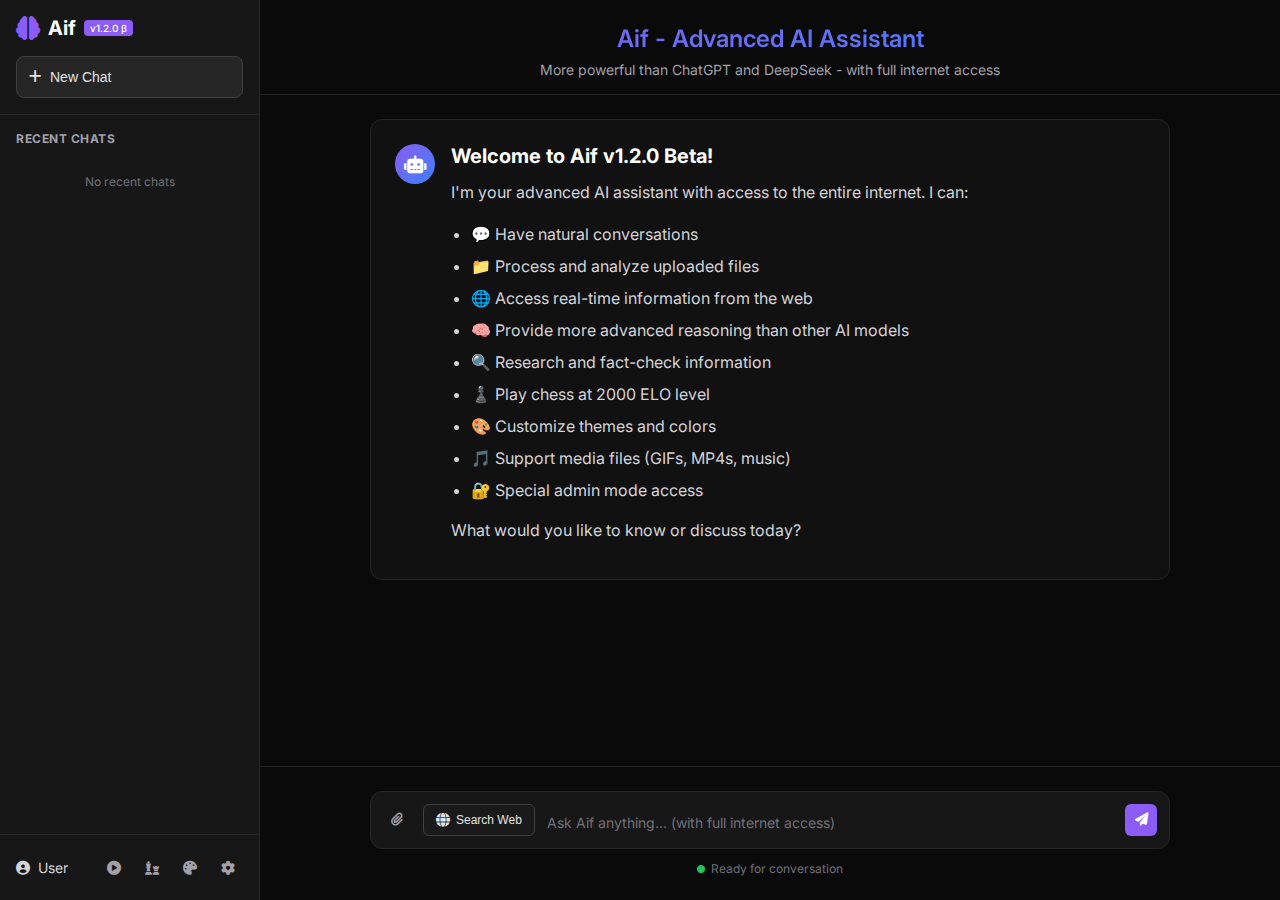
<file: index.html>
<!DOCTYPE html>
<html lang="en">
<head>
    <meta charset="UTF-8">
    <meta name="viewport" content="width=device-width, initial-scale=1.0">
    <title>Aif v1.2.0 Beta - Advanced AI Assistant</title>
    <link rel="stylesheet" href="styles.css">
    <link href="https://fonts.googleapis.com/css2?family=Inter:wght@300;400;500;600;700&display=swap" rel="stylesheet">
    <link rel="stylesheet" href="https://cdnjs.cloudflare.com/ajax/libs/font-awesome/6.0.0/css/all.min.css">
</head>
<body>
    <div class="app-container">
        <!-- Sidebar -->
        <div class="sidebar">
            <div class="sidebar-header">
                <div class="logo">
                    <i class="fas fa-brain"></i>
                    <span>Aif</span>
                    <span class="version">v1.2.0 β</span>
                </div>
                <button class="new-chat-btn" onclick="startNewChat()">
                    <i class="fas fa-plus"></i>
                    New Chat
                </button>
            </div>
            
            <div class="chat-history">
                <div class="history-section">
                    <h3>Recent Chats</h3>
                    <div id="chat-list">
                        <!-- Chat history will be populated here -->
                    </div>
                </div>
            </div>
            
            <div class="sidebar-footer">
                <div class="user-info">
                    <i class="fas fa-user-circle"></i>
                    <span>User</span>
                </div>
                <div class="controls">
                    <div class="media-btn" onclick="toggleMediaCenter()" title="Media Center">
                        <i class="fas fa-play-circle"></i>
                    </div>
                    <div class="chess-btn" onclick="toggleChessMode()" title="Chess Mode">
                        <i class="fas fa-chess"></i>
                    </div>
                    <div class="theme-btn" onclick="toggleThemeSelector()" title="Themes">
                        <i class="fas fa-palette"></i>
                    </div>
                    <div class="settings-btn" onclick="toggleSettings()">
                        <i class="fas fa-cog"></i>
                    </div>
                </div>
            </div>
        </div>
        
        <!-- Main Chat Area -->
        <div class="main-content">
            <div class="chat-header">
                <h1>Aif - Advanced AI Assistant</h1>
                <p>More powerful than ChatGPT and DeepSeek - with full internet access</p>
            </div>
            
            <div class="chat-container">
                <div id="chat-messages" class="chat-messages">
                    <div class="welcome-message">
                        <div class="ai-avatar">
                            <i class="fas fa-robot"></i>
                        </div>
                        <div class="message-content">
                <h2>Welcome to Aif v1.2.0 Beta!</h2>
                            <p>I'm your advanced AI assistant with access to the entire internet. I can:</p>
                            <ul>
                                <li>💬 Have natural conversations</li>
                                <li>📁 Process and analyze uploaded files</li>
                                <li>🌐 Access real-time information from the web</li>
                                <li>🧠 Provide more advanced reasoning than other AI models</li>
                                <li>🔍 Research and fact-check information</li>
                                <li>♟️ Play chess at 2000 ELO level</li>
                                <li>🎨 Customize themes and colors</li>
                                <li>🎵 Support media files (GIFs, MP4s, music)</li>
                                <li>🔐 Special admin mode access</li>
                            </ul>
                            <p>What would you like to know or discuss today?</p>
                        </div>
                    </div>
                </div>
            </div>
            
            <div class="input-area">
                <div class="file-upload-area" id="file-upload-area">
                    <div class="uploaded-files" id="uploaded-files"></div>
                </div>
                
                <div class="input-container">
                    <button class="attach-btn" onclick="document.getElementById('file-input').click()">
                        <i class="fas fa-paperclip"></i>
                    </button>
                    <input type="file" id="file-input" multiple accept="*/*,.gif,.mp4,.mp3,.wav,.ogg" style="display: none;" onchange="handleFileUpload(event)">
                    
                    <!-- Web Search Button -->
                    <button class="web-search-btn" id="web-search-btn" onclick="performWebSearch()" title="Search the web">
                        <i class="fas fa-globe"></i>
                        <span>Search Web</span>
                    </button>
                    
                    <div class="input-wrapper">
                        <textarea 
                            id="user-input" 
                            placeholder="Ask Aif anything... (with full internet access)"
                            rows="1"
                            onkeydown="handleKeyDown(event)"
                            oninput="adjustTextareaHeight()"
                        ></textarea>
                        <button class="send-btn" onclick="sendMessage()" id="send-btn">
                            <i class="fas fa-paper-plane"></i>
                        </button>
                    </div>
                </div>
                
                <div class="input-footer">
                    <span class="status-indicator" id="status-indicator">
                        <i class="fas fa-circle"></i> Ready - Internet access enabled
                    </span>
                </div>
            </div>
        </div>
    </div>
    
    <!-- Settings Modal -->
    <div id="settings-modal" class="modal">
        <div class="modal-content">
            <div class="modal-header">
                <h2>Settings</h2>
                <span class="close" onclick="toggleSettings()">&times;</span>
            </div>
            <div class="modal-body">
                <div class="setting-group">
                    <label>Response Style:</label>
                    <select id="response-style">
                        <option value="balanced">Balanced</option>
                        <option value="creative">Creative</option>
                        <option value="precise">Precise</option>
                    </select>
                </div>
                <div class="setting-group">
                    <label>Internet Access:</label>
                    <input type="checkbox" id="internet-access" checked>
                    <span>Enable real-time web search</span>
                </div>
                <div class="setting-group">
                    <label>Theme:</label>
                    <select id="theme" onchange="changeTheme()">
                        <option value="dark">Dark</option>
                        <option value="light">Light</option>
                        <option value="neon">Neon</option>
                        <option value="matrix">Matrix</option>
                        <option value="cyberpunk">Cyberpunk</option>
                        <option value="ocean">Ocean</option>
                        <option value="forest">Forest</option>
                    </select>
                </div>
                <div class="setting-group">
                    <label>Custom Background:</label>
                    <input type="file" id="background-upload" accept="image/*" onchange="uploadCustomBackground(event)">
                    <div id="background-preview" style="margin-top: 12px; display: none;">
                        <img id="preview-image" style="width: 100%; max-height: 150px; object-fit: cover; border-radius: 8px; border: 2px solid #404040;">
                        <div class="background-controls" style="margin-top: 12px; display: flex; gap: 8px; flex-wrap: wrap;">
                            <button id="save-bg-btn" onclick="saveBackgroundToTelegram()" style="padding: 8px 16px; background: #22c55e; border: 1px solid #16a34a; border-radius: 6px; color: white; cursor: pointer; font-weight: 500;">💾 Save</button>
                            <button onclick="clearCustomBackground()" style="padding: 8px 16px; background: #ef4444; border: 1px solid #dc2626; border-radius: 6px; color: white; cursor: pointer; font-weight: 500;">🗑️ Clear</button>
                            <button id="revert-bg-btn" onclick="showRevertConfirmation()" style="padding: 8px 16px; background: #f59e0b; border: 1px solid #d97706; border-radius: 6px; color: white; cursor: pointer; display: none; font-weight: 500;">🔄 Revert</button>
                        </div>
                    </div>
                    <div id="bg-status" style="margin-top: 8px; font-size: 12px; color: #a1a1aa;"></div>
                </div>
            </div>
        </div>
    </div>
    
    <!-- Chess Board Modal (will be created dynamically) -->
    
    <!-- Media Center Modal (will be created dynamically) -->
    
    <!-- Theme Selector Modal (will be created dynamically) -->
    
    <!-- Hidden Audio Element for Background Music -->
    <audio id="background-audio" loop style="display: none;"></audio>
    
    <script src="script.js"></script>
</body>
</html>
</file>
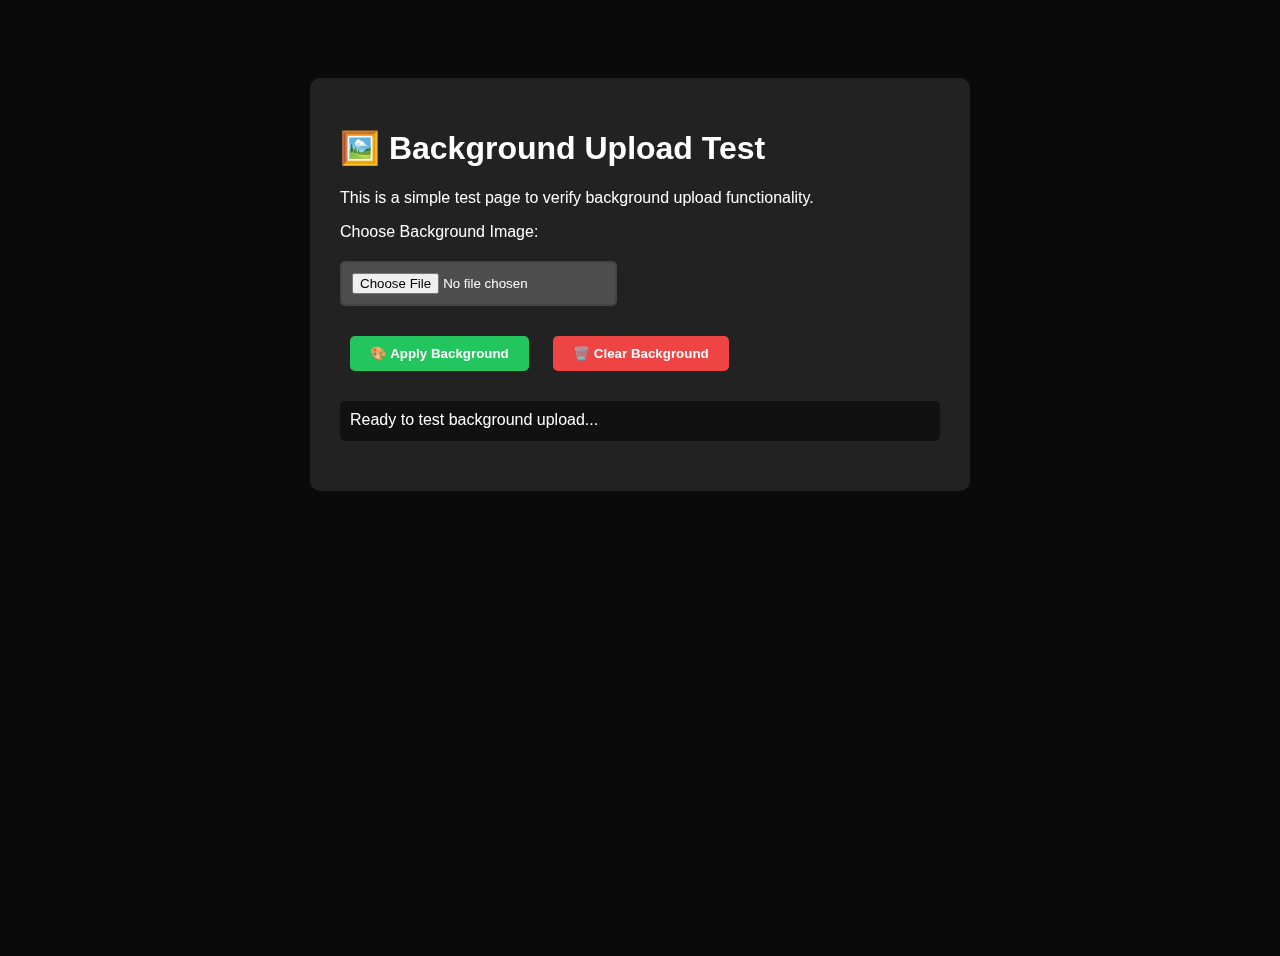
<file: test-bg.html>
<!DOCTYPE html>
<html lang="en">
<head>
    <meta charset="UTF-8">
    <meta name="viewport" content="width=device-width, initial-scale=1.0">
    <title>Background Upload Test</title>
    <style>
        body {
            font-family: Arial, sans-serif;
            background: #0a0a0a;
            color: white;
            padding: 20px;
            min-height: 100vh;
            transition: all 0.3s ease;
        }
        
        /* Custom background support */
        body.custom-bg {
            background-size: cover !important;
            background-position: center !important;
            background-repeat: no-repeat !important;
            background-attachment: fixed !important;
        }
        
        body.custom-bg::before {
            content: '';
            position: fixed;
            top: 0;
            left: 0;
            right: 0;
            bottom: 0;
            background: rgba(0, 0, 0, 0.5);
            z-index: -1;
        }
        
        .test-container {
            background: rgba(255, 255, 255, 0.1);
            padding: 30px;
            border-radius: 10px;
            backdrop-filter: blur(10px);
            max-width: 600px;
            margin: 50px auto;
        }
        
        input[type="file"] {
            margin: 20px 0;
            padding: 10px;
            background: rgba(255, 255, 255, 0.2);
            border: 2px solid #444;
            border-radius: 5px;
            color: white;
        }
        
        button {
            padding: 10px 20px;
            margin: 10px;
            background: #22c55e;
            border: none;
            border-radius: 5px;
            color: white;
            cursor: pointer;
            font-weight: bold;
        }
        
        button:hover {
            background: #16a34a;
        }
        
        .clear-btn {
            background: #ef4444;
        }
        
        .clear-btn:hover {
            background: #dc2626;
        }
        
        #status {
            margin: 20px 0;
            padding: 10px;
            background: rgba(0, 0, 0, 0.5);
            border-radius: 5px;
            min-height: 20px;
        }
        
        #preview {
            margin: 20px 0;
            text-align: center;
        }
        
        #preview img {
            max-width: 300px;
            max-height: 200px;
            border-radius: 10px;
            border: 2px solid #444;
        }
    </style>
</head>
<body>
    <div class="test-container">
        <h1>🖼️ Background Upload Test</h1>
        <p>This is a simple test page to verify background upload functionality.</p>
        
        <div>
            <label for="bg-upload">Choose Background Image:</label><br>
            <input type="file" id="bg-upload" accept="image/*">
        </div>
        
        <div id="preview" style="display: none;">
            <h3>Preview:</h3>
            <img id="preview-img">
        </div>
        
        <div>
            <button onclick="applyBackground()">🎨 Apply Background</button>
            <button onclick="clearBackground()" class="clear-btn">🗑️ Clear Background</button>
        </div>
        
        <div id="status">Ready to test background upload...</div>
    </div>
    
    <script>
        let currentImageData = null;
        
        document.getElementById('bg-upload').addEventListener('change', function(event) {
            const file = event.target.files[0];
            if (file && file.type.startsWith('image/')) {
                const reader = new FileReader();
                reader.onload = function(e) {
                    currentImageData = e.target.result;
                    
                    // Show preview
                    const preview = document.getElementById('preview');
                    const previewImg = document.getElementById('preview-img');
                    preview.style.display = 'block';
                    previewImg.src = currentImageData;
                    
                    updateStatus(`📁 File loaded: ${file.name} (${formatFileSize(file.size)})`);
                };
                reader.readAsDataURL(file);
            } else {
                updateStatus('❌ Please select a valid image file.');
            }
        });
        
        function applyBackground() {
            if (!currentImageData) {
                updateStatus('❌ No image selected. Please choose an image first.');
                return;
            }
            
            try {
                // Apply background with high specificity
                document.body.style.setProperty('background-image', `url(${currentImageData})`, 'important');
                document.body.style.setProperty('background-size', 'cover', 'important');
                document.body.style.setProperty('background-position', 'center', 'important');
                document.body.style.setProperty('background-repeat', 'no-repeat', 'important');
                document.body.style.setProperty('background-attachment', 'fixed', 'important');
                document.body.classList.add('custom-bg');
                
                updateStatus('✅ Background applied successfully! You should see the image as the page background.');
            } catch (error) {
                updateStatus(`❌ Error applying background: ${error.message}`);
            }
        }
        
        function clearBackground() {
            document.body.style.removeProperty('background-image');
            document.body.style.removeProperty('background-size');
            document.body.style.removeProperty('background-position');
            document.body.style.removeProperty('background-repeat');
            document.body.style.removeProperty('background-attachment');
            document.body.classList.remove('custom-bg');
            document.body.style.background = '#0a0a0a';
            
            currentImageData = null;
            document.getElementById('preview').style.display = 'none';
            document.getElementById('bg-upload').value = '';
            
            updateStatus('🗑️ Background cleared. Page reset to default.');
        }
        
        function updateStatus(message) {
            document.getElementById('status').textContent = message;
            console.log('Status:', message);
        }
        
        function formatFileSize(bytes) {
            if (bytes === 0) return '0 Bytes';
            const k = 1024;
            const sizes = ['Bytes', 'KB', 'MB', 'GB'];
            const i = Math.floor(Math.log(bytes) / Math.log(k));
            return parseFloat((bytes / Math.pow(k, i)).toFixed(2)) + ' ' + sizes[i];
        }
        
        // Log for debugging
        console.log('Background test page loaded successfully');
    </script>
</body>
</html>
</file>
<file: styles.css>
/* Reset and base styles */
* {
    margin: 0;
    padding: 0;
    box-sizing: border-box;
}

body {
    font-family: 'Inter', -apple-system, BlinkMacSystemFont, 'Segoe UI', roboto, sans-serif;
    background: #0a0a0a;
    color: #e4e4e7;
    height: 100vh;
    overflow: hidden;
}

/* Custom background support */
body.custom-bg {
    background-size: cover !important;
    background-position: center !important;
    background-repeat: no-repeat !important;
    background-attachment: fixed !important;
}

body.custom-bg::before {
    content: '';
    position: fixed;
    top: 0;
    left: 0;
    right: 0;
    bottom: 0;
    background: rgba(0, 0, 0, 0.7);
    z-index: -1;
}

/* Override theme colors when custom background is active */
body.custom-bg-active {
    background: transparent !important;
}

body.custom-bg-active.theme-dark,
body.custom-bg-active.theme-light,
body.custom-bg-active.theme-neon,
body.custom-bg-active.theme-matrix,
body.custom-bg-active.theme-cyberpunk,
body.custom-bg-active.theme-ocean,
body.custom-bg-active.theme-forest {
    background: transparent !important;
}

body.custom-bg-active .app-container {
    background: transparent !important;
}

body.custom-bg-active .sidebar {
    background: rgba(23, 23, 23, 0.9) !important;
    backdrop-filter: blur(10px);
}

body.custom-bg-active .main-content {
    background: rgba(10, 10, 10, 0.8) !important;
    backdrop-filter: blur(5px);
}

/* Force custom background to override all themes */
body[style*="background-image"] {
    background-color: transparent !important;
}

body[style*="background-image"].theme-dark,
body[style*="background-image"].theme-light,
body[style*="background-image"].theme-neon,
body[style*="background-image"].theme-matrix,
body[style*="background-image"].theme-cyberpunk,
body[style*="background-image"].theme-ocean,
body[style*="background-image"].theme-forest {
    background-color: transparent !important;
}

/* Main container */
.app-container {
    display: flex;
    height: 100vh;
    background: #0a0a0a;
}

/* Sidebar */
.sidebar {
    width: 260px;
    background: #171717;
    border-right: 1px solid #262626;
    display: flex;
    flex-direction: column;
    overflow: hidden;
}

.sidebar-header {
    padding: 16px;
    border-bottom: 1px solid #262626;
}

.logo {
    display: flex;
    align-items: center;
    gap: 8px;
    margin-bottom: 16px;
    font-size: 20px;
    font-weight: 700;
    color: #ffffff;
}

.logo i {
    color: #8b5cf6;
    font-size: 24px;
}

.version {
    background: #8b5cf6;
    color: white;
    padding: 2px 6px;
    border-radius: 4px;
    font-size: 10px;
    font-weight: 500;
}

.new-chat-btn {
    width: 100%;
    padding: 12px;
    background: #262626;
    border: 1px solid #404040;
    border-radius: 8px;
    color: #e4e4e7;
    cursor: pointer;
    display: flex;
    align-items: center;
    gap: 8px;
    font-size: 14px;
    transition: all 0.2s;
}

.new-chat-btn:hover {
    background: #404040;
    border-color: #525252;
}

.chat-history {
    flex: 1;
    padding: 16px;
    overflow-y: auto;
}

.history-section h3 {
    font-size: 12px;
    color: #a1a1aa;
    margin-bottom: 8px;
    text-transform: uppercase;
    letter-spacing: 0.5px;
}

.chat-item {
    padding: 8px 12px;
    border-radius: 6px;
    cursor: pointer;
    margin-bottom: 4px;
    font-size: 13px;
    color: #d4d4d8;
    transition: background 0.2s;
    white-space: nowrap;
    overflow: hidden;
    text-overflow: ellipsis;
}

.chat-item:hover {
    background: #262626;
}

.chat-item.active {
    background: #8b5cf6;
    color: white;
}

.sidebar-footer {
    padding: 16px;
    border-top: 1px solid #262626;
    display: flex;
    align-items: center;
    justify-content: space-between;
}

.user-info {
    display: flex;
    align-items: center;
    gap: 8px;
    font-size: 14px;
    color: #d4d4d8;
}

.controls {
    display: flex;
    gap: 8px;
}

.media-btn, .chess-btn, .theme-btn, .settings-btn {
    padding: 8px;
    border-radius: 6px;
    cursor: pointer;
    color: #a1a1aa;
    transition: all 0.2s;
    font-size: 14px;
}

.media-btn:hover, .chess-btn:hover, .theme-btn:hover, .settings-btn:hover {
    background: #262626;
    color: #e4e4e7;
}

.chess-btn[style*="background: rgb(139, 92, 246)"] {
    color: white;
}

/* Main content */
.main-content {
    flex: 1;
    display: flex;
    flex-direction: column;
    background: #0a0a0a;
}

.chat-header {
    padding: 24px 24px 16px;
    border-bottom: 1px solid #262626;
    text-align: center;
}

.chat-header h1 {
    font-size: 24px;
    font-weight: 600;
    margin-bottom: 8px;
    background: linear-gradient(135deg, #8b5cf6, #3b82f6);
    -webkit-background-clip: text;
    -webkit-text-fill-color: transparent;
    background-clip: text;
}

.chat-header p {
    color: #a1a1aa;
    font-size: 14px;
}

.chat-container {
    flex: 1;
    overflow-y: auto;
    padding: 24px;
}

.chat-messages {
    max-width: 800px;
    margin: 0 auto;
}

.welcome-message {
    display: flex;
    gap: 16px;
    margin-bottom: 32px;
    padding: 24px;
    background: #111111;
    border-radius: 12px;
    border: 1px solid #262626;
}

.ai-avatar {
    width: 40px;
    height: 40px;
    background: linear-gradient(135deg, #8b5cf6, #3b82f6);
    border-radius: 50%;
    display: flex;
    align-items: center;
    justify-content: center;
    color: white;
    font-size: 18px;
    flex-shrink: 0;
}

.user-avatar {
    width: 40px;
    height: 40px;
    background: #404040;
    border-radius: 50%;
    display: flex;
    align-items: center;
    justify-content: center;
    color: white;
    font-size: 18px;
    flex-shrink: 0;
}

.message-content {
    flex: 1;
}

.message-content h2 {
    font-size: 20px;
    margin-bottom: 12px;
    color: #ffffff;
}

.message-content p {
    line-height: 1.6;
    margin-bottom: 12px;
    color: #d4d4d8;
}

/* Better text formatting */
.message-content strong {
    color: #ffffff;
    font-weight: 600;
}

.message-content em {
    color: #a1a1aa;
    font-style: italic;
}

.message-content code {
    background: #262626;
    padding: 2px 6px;
    border-radius: 4px;
    font-family: 'Courier New', monospace;
    font-size: 13px;
    color: #00ff88;
}

.message-content pre {
    background: #262626;
    padding: 12px;
    border-radius: 8px;
    overflow-x: auto;
    margin: 12px 0;
    border: 1px solid #404040;
}

.message-content pre code {
    background: none;
    padding: 0;
    border-radius: 0;
    color: #e4e4e7;
}

.message-content blockquote {
    border-left: 4px solid #8b5cf6;
    padding-left: 16px;
    margin: 12px 0;
    color: #a1a1aa;
    font-style: italic;
}

.message-content .highlight {
    background: linear-gradient(135deg, rgba(139, 92, 246, 0.2), rgba(59, 130, 246, 0.2));
    padding: 12px;
    border-radius: 8px;
    border: 1px solid rgba(139, 92, 246, 0.3);
    margin: 12px 0;
}

.message-content .admin-response {
    background: linear-gradient(135deg, rgba(255, 0, 128, 0.1), rgba(121, 40, 202, 0.1));
    border: 1px solid rgba(255, 0, 128, 0.3);
    border-radius: 12px;
    padding: 16px;
    margin: 12px 0;
}

.message-content .admin-response h3 {
    color: #ff0080;
    margin-bottom: 8px;
    text-shadow: 0 0 10px rgba(255, 0, 128, 0.3);
}

.message-content ul {
    margin: 16px 0;
    padding-left: 20px;
}

.message-content li {
    margin: 8px 0;
    color: #d4d4d8;
    line-height: 1.5;
}

.message {
    display: flex;
    gap: 16px;
    margin-bottom: 24px;
    animation: fadeIn 0.3s ease-out;
}

.message.user {
    flex-direction: row-reverse;
}

.message.user .message-content {
    background: #262626;
    padding: 16px;
    border-radius: 12px;
    border: 1px solid #404040;
}

.message.ai .message-content {
    padding: 16px 0;
}

@keyframes fadeIn {
    from {
        opacity: 0;
        transform: translateY(10px);
    }
    to {
        opacity: 1;
        transform: translateY(0);
    }
}

/* Input area */
.input-area {
    padding: 24px;
    border-top: 1px solid #262626;
    background: #0a0a0a;
}

.file-upload-area {
    margin-bottom: 16px;
}

.uploaded-files {
    display: flex;
    flex-wrap: wrap;
    gap: 8px;
}

.file-tag {
    background: #262626;
    padding: 6px 12px;
    border-radius: 20px;
    font-size: 12px;
    color: #d4d4d8;
    display: flex;
    align-items: center;
    gap: 6px;
    border: 1px solid #404040;
}

.file-tag .remove {
    cursor: pointer;
    color: #a1a1aa;
    font-size: 14px;
}

.file-tag .remove:hover {
    color: #ef4444;
}

.input-container {
    max-width: 800px;
    margin: 0 auto;
    display: flex;
    align-items: flex-end;
    gap: 12px;
    background: #171717;
    border: 1px solid #262626;
    border-radius: 12px;
    padding: 12px;
    transition: border-color 0.2s;
}

.input-container:focus-within {
    border-color: #8b5cf6;
    box-shadow: 0 0 0 2px rgba(139, 92, 246, 0.1);
}

.attach-btn {
    background: none;
    border: none;
    color: #a1a1aa;
    cursor: pointer;
    padding: 8px;
    border-radius: 6px;
    transition: all 0.2s;
}

.attach-btn:hover {
    background: #262626;
    color: #e4e4e7;
}

/* Web Search Button */
.web-search-btn {
    background: #1a1a1a;
    border: 1px solid #404040;
    color: #e4e4e7;
    cursor: pointer;
    padding: 8px 12px;
    border-radius: 6px;
    display: flex;
    align-items: center;
    gap: 6px;
    font-size: 12px;
    font-weight: 500;
    transition: all 0.2s;
    white-space: nowrap;
}

.web-search-btn:hover {
    background: #2a2a2a;
    border-color: #8b5cf6;
    color: #8b5cf6;
}

.web-search-btn i {
    font-size: 14px;
}

.input-wrapper {
    flex: 1;
    display: flex;
    align-items: flex-end;
    gap: 12px;
}

#user-input {
    flex: 1;
    background: none;
    border: none;
    color: #e4e4e7;
    font-size: 14px;
    line-height: 1.5;
    resize: none;
    outline: none;
    font-family: inherit;
    min-height: 24px;
    max-height: 200px;
}

#user-input::placeholder {
    color: #71717a;
}

.send-btn {
    background: #8b5cf6;
    border: none;
    color: white;
    padding: 8px;
    border-radius: 6px;
    cursor: pointer;
    transition: all 0.2s;
    display: flex;
    align-items: center;
    justify-content: center;
    min-width: 32px;
    height: 32px;
}

.send-btn:hover {
    background: #7c3aed;
}

.send-btn:disabled {
    background: #404040;
    cursor: not-allowed;
}

.input-footer {
    max-width: 800px;
    margin: 12px auto 0;
    display: flex;
    justify-content: center;
}

.status-indicator {
    font-size: 12px;
    color: #71717a;
    display: flex;
    align-items: center;
    gap: 6px;
}

.status-indicator i {
    color: #22c55e;
    font-size: 8px;
}

/* Modal */
.modal {
    display: none;
    position: fixed;
    z-index: 1000;
    left: 0;
    top: 0;
    width: 100%;
    height: 100%;
    background-color: rgba(0, 0, 0, 0.7);
    backdrop-filter: blur(4px);
}

.modal-content {
    background: #171717;
    margin: 10% auto;
    padding: 0;
    border: 1px solid #262626;
    border-radius: 12px;
    width: 400px;
    max-width: 90%;
    animation: modalFadeIn 0.2s ease-out;
}

@keyframes modalFadeIn {
    from {
        opacity: 0;
        transform: scale(0.9) translateY(-20px);
    }
    to {
        opacity: 1;
        transform: scale(1) translateY(0);
    }
}

.modal-header {
    padding: 20px 24px;
    border-bottom: 1px solid #262626;
    display: flex;
    justify-content: space-between;
    align-items: center;
}

.modal-header h2 {
    font-size: 18px;
    font-weight: 600;
    color: #ffffff;
}

.close {
    color: #a1a1aa;
    font-size: 24px;
    font-weight: bold;
    cursor: pointer;
    transition: color 0.2s;
}

.close:hover {
    color: #e4e4e7;
}

.modal-body {
    padding: 24px;
}

.setting-group {
    margin-bottom: 20px;
}

.setting-group label {
    display: block;
    margin-bottom: 8px;
    font-size: 14px;
    font-weight: 500;
    color: #d4d4d8;
}

.setting-group select {
    width: 100%;
    padding: 8px 12px;
    background: #262626;
    border: 1px solid #404040;
    border-radius: 6px;
    color: #e4e4e7;
    font-size: 14px;
}

.setting-group input[type="checkbox"] {
    margin-right: 8px;
    accent-color: #8b5cf6;
}

.setting-group span {
    font-size: 14px;
    color: #d4d4d8;
}

/* Loading animation */
.typing-indicator {
    display: flex;
    align-items: center;
    gap: 4px;
    padding: 16px 0;
}

.typing-dot {
    width: 6px;
    height: 6px;
    background: #8b5cf6;
    border-radius: 50%;
    animation: typingAnimation 1.4s infinite;
}

.typing-dot:nth-child(2) {
    animation-delay: 0.2s;
}

.typing-dot:nth-child(3) {
    animation-delay: 0.4s;
}

@keyframes typingAnimation {
    0%, 60%, 100% {
        transform: translateY(0);
        opacity: 0.4;
    }
    30% {
        transform: translateY(-10px);
        opacity: 1;
    }
}

/* Responsive design */
@media (max-width: 768px) {
    .sidebar {
        width: 100%;
        position: fixed;
        z-index: 100;
        transform: translateX(-100%);
        transition: transform 0.3s;
    }
    
    .sidebar.open {
        transform: translateX(0);
    }
    
    .main-content {
        width: 100%;
    }
    
    .chat-header {
        padding: 16px;
    }
    
    .chat-container {
        padding: 16px;
    }
    
    .input-area {
        padding: 16px;
    }
}

/* Scrollbar styling */
::-webkit-scrollbar {
    width: 6px;
}

::-webkit-scrollbar-track {
    background: #171717;
}

::-webkit-scrollbar-thumb {
    background: #404040;
    border-radius: 3px;
}

::-webkit-scrollbar-thumb:hover {
    background: #525252;
}

/* Search Toggle Button */
.search-toggle {
    position: relative;
    background: #262626;
    border: 1px solid #404040;
    border-radius: 8px;
    cursor: pointer;
    transition: all 0.2s;
    user-select: none;
}

.search-toggle:hover {
    background: #333333;
    border-color: #525252;
}

.toggle-content {
    display: flex;
    align-items: center;
    gap: 8px;
    padding: 8px 12px;
    color: #d4d4d8;
    font-size: 13px;
    font-weight: 500;
}

.toggle-content i {
    font-size: 14px;
}

#search-icon {
    color: #8b5cf6;
}

#toggle-arrow {
    font-size: 10px;
    color: #a1a1aa;
    margin-left: auto;
    transition: transform 0.2s;
}

.search-toggle.open #toggle-arrow {
    transform: rotate(180deg);
}

.toggle-dropdown {
    position: absolute;
    top: 100%;
    left: 0;
    right: 0;
    background: #171717;
    border: 1px solid #404040;
    border-radius: 8px;
    margin-top: 4px;
    box-shadow: 0 4px 12px rgba(0, 0, 0, 0.3);
    z-index: 10;
    opacity: 0;
    visibility: hidden;
    transform: translateY(-4px);
    transition: all 0.2s;
}

.search-toggle.open .toggle-dropdown {
    opacity: 1;
    visibility: visible;
    transform: translateY(0);
}

.toggle-option {
    display: flex;
    align-items: center;
    gap: 12px;
    padding: 12px;
    cursor: pointer;
    transition: background 0.2s;
    border-radius: 6px;
    margin: 4px;
}

.toggle-option:hover {
    background: #262626;
}

.toggle-option.active {
    background: rgba(139, 92, 246, 0.1);
    border: 1px solid rgba(139, 92, 246, 0.3);
}

.toggle-option i {
    font-size: 16px;
    color: #8b5cf6;
    width: 20px;
    text-align: center;
}

.toggle-option.active i {
    color: #8b5cf6;
}

.toggle-option:not(.active) i {
    color: #a1a1aa;
}

.option-title {
    font-size: 14px;
    font-weight: 500;
    color: #e4e4e7;
    margin-bottom: 2px;
}

.option-desc {
    font-size: 12px;
    color: #a1a1aa;
    line-height: 1.3;
}

/* Update input container to accommodate the toggle */
.input-container {
    max-width: 800px;
    margin: 0 auto;
    display: flex;
    align-items: flex-start;
    gap: 12px;
    background: #171717;
    border: 1px solid #262626;
    border-radius: 12px;
    padding: 12px;
    transition: border-color 0.2s;
    flex-wrap: wrap;
}

.input-wrapper {
    flex: 1;
    min-width: 300px;
    display: flex;
    align-items: flex-end;
    gap: 12px;
}

/* Responsive adjustments for toggle */
@media (max-width: 768px) {
    .input-container {
        flex-direction: column;
        align-items: stretch;
    }
    
    .search-toggle {
        order: -1;
        margin-bottom: 8px;
    }
    
    .input-wrapper {
        min-width: unset;
    }
    
    .toggle-dropdown {
        position: fixed;
        left: 16px;
        right: 16px;
        width: auto;
    }
}

/* Theme Variations */

/* Light Theme */
body.theme-light {
    background: #ffffff;
    color: #1f2937;
}

body.theme-light .app-container {
    background: #ffffff;
}

body.theme-light .sidebar {
    background: #f9fafb;
    border-right-color: #e5e7eb;
}

body.theme-light .sidebar-header {
    border-bottom-color: #e5e7eb;
}

body.theme-light .new-chat-btn {
    background: #f3f4f6;
    border-color: #d1d5db;
    color: #374151;
}

body.theme-light .chat-header {
    border-bottom-color: #e5e7eb;
}

body.theme-light .welcome-message {
    background: #f9fafb;
    border-color: #e5e7eb;
}

body.theme-light .input-container {
    background: #f9fafb;
    border-color: #e5e7eb;
}

/* Neon Theme */
body.theme-neon {
    background: #0d0208;
    color: #00ff88;
}

body.theme-neon .app-container {
    background: #0d0208;
}

body.theme-neon .sidebar {
    background: #1a0011;
    border-right-color: #ff006e;
    box-shadow: 0 0 20px rgba(255, 0, 110, 0.3);
}

body.theme-neon .logo {
    color: #00ff88;
    text-shadow: 0 0 10px #00ff88;
}

body.theme-neon .version {
    background: #ff006e;
    box-shadow: 0 0 10px #ff006e;
}

body.theme-neon .ai-avatar {
    background: linear-gradient(135deg, #ff006e, #00ff88);
    box-shadow: 0 0 15px rgba(255, 0, 110, 0.5);
}

body.theme-neon .chat-header h1 {
    background: linear-gradient(135deg, #ff006e, #00ff88);
    -webkit-background-clip: text;
    -webkit-text-fill-color: transparent;
    text-shadow: 0 0 20px rgba(255, 0, 110, 0.3);
}

/* Matrix Theme */
body.theme-matrix {
    background: #000000;
    color: #00ff00;
    font-family: 'Courier New', monospace;
}

body.theme-matrix .app-container {
    background: #000000;
}

body.theme-matrix .sidebar {
    background: #001100;
    border-right-color: #00ff00;
}

body.theme-matrix .logo {
    color: #00ff00;
    text-shadow: 0 0 5px #00ff00;
}

body.theme-matrix .version {
    background: #003300;
    color: #00ff00;
    border: 1px solid #00ff00;
}

body.theme-matrix .ai-avatar {
    background: #003300;
    border: 2px solid #00ff00;
    box-shadow: 0 0 10px #00ff00;
}

/* Cyberpunk Theme */
body.theme-cyberpunk {
    background: #0f0f23;
    color: #ff2a6d;
}

body.theme-cyberpunk .app-container {
    background: #0f0f23;
}

body.theme-cyberpunk .sidebar {
    background: #1a1a2e;
    border-right-color: #05d9e8;
    box-shadow: inset 0 0 30px rgba(5, 217, 232, 0.1);
}

body.theme-cyberpunk .logo {
    color: #05d9e8;
    text-shadow: 0 0 10px #05d9e8;
}

body.theme-cyberpunk .version {
    background: linear-gradient(135deg, #ff2a6d, #05d9e8);
    border: none;
}

body.theme-cyberpunk .ai-avatar {
    background: linear-gradient(135deg, #ff2a6d, #05d9e8);
    box-shadow: 0 0 20px rgba(255, 42, 109, 0.4);
}

/* Ocean Theme */
body.theme-ocean {
    background: #0a1628;
    color: #7dd3fc;
}

body.theme-ocean .app-container {
    background: #0a1628;
}

body.theme-ocean .sidebar {
    background: #082f49;
    border-right-color: #0284c7;
}

body.theme-ocean .logo {
    color: #38bdf8;
}

body.theme-ocean .version {
    background: #0284c7;
}

body.theme-ocean .ai-avatar {
    background: linear-gradient(135deg, #0284c7, #38bdf8);
}

/* Forest Theme */
body.theme-forest {
    background: #0f1419;
    color: #86efac;
}

body.theme-forest .app-container {
    background: #0f1419;
}

body.theme-forest .sidebar {
    background: #1f2937;
    border-right-color: #22c55e;
}

body.theme-forest .logo {
    color: #86efac;
}

body.theme-forest .version {
    background: #22c55e;
}

body.theme-forest .ai-avatar {
    background: linear-gradient(135deg, #22c55e, #86efac);
}

/* Media Modal Styles */
.media-modal {
    width: 600px;
    max-width: 90%;
}

.media-section {
    margin-bottom: 24px;
}

.media-section h3 {
    font-size: 16px;
    margin-bottom: 12px;
    color: #e4e4e7;
}

.media-controls {
    display: flex;
    gap: 8px;
    margin-bottom: 12px;
}

.media-controls button {
    padding: 8px 16px;
    background: #262626;
    border: 1px solid #404040;
    border-radius: 6px;
    color: #e4e4e7;
    cursor: pointer;
    font-size: 12px;
    transition: all 0.2s;
}

.media-controls button:hover {
    background: #404040;
    border-color: #525252;
}

#music-info {
    font-size: 12px;
    color: #a1a1aa;
    padding: 8px;
    background: #171717;
    border-radius: 4px;
    border: 1px solid #262626;
}

.media-grid {
    display: grid;
    grid-template-columns: repeat(auto-fill, minmax(120px, 1fr));
    gap: 12px;
    max-height: 200px;
    overflow-y: auto;
}

/* Theme Modal Styles */
.theme-modal {
    width: 500px;
}

.theme-grid {
    display: grid;
    grid-template-columns: repeat(auto-fit, minmax(100px, 1fr));
    gap: 12px;
}

.theme-option {
    display: flex;
    flex-direction: column;
    align-items: center;
    gap: 8px;
    padding: 12px;
    border-radius: 8px;
    cursor: pointer;
    transition: all 0.2s;
    border: 1px solid #404040;
}

.theme-option:hover {
    background: #262626;
    border-color: #8b5cf6;
}

.theme-preview {
    width: 60px;
    height: 40px;
    border-radius: 6px;
    border: 2px solid #404040;
}

.dark-preview {
    background: linear-gradient(135deg, #0a0a0a, #171717);
}

.light-preview {
    background: linear-gradient(135deg, #ffffff, #f9fafb);
}

.neon-preview {
    background: linear-gradient(135deg, #0d0208, #ff006e);
    box-shadow: 0 0 10px rgba(255, 0, 110, 0.3);
}

.matrix-preview {
    background: linear-gradient(135deg, #000000, #00ff00);
    box-shadow: 0 0 10px rgba(0, 255, 0, 0.3);
}

.cyberpunk-preview {
    background: linear-gradient(135deg, #0f0f23, #ff2a6d, #05d9e8);
    box-shadow: 0 0 10px rgba(255, 42, 109, 0.3);
}

.ocean-preview {
    background: linear-gradient(135deg, #0a1628, #0284c7);
}

.forest-preview {
    background: linear-gradient(135deg, #0f1419, #22c55e);
}

.theme-option span {
    font-size: 12px;
    color: #d4d4d8;
    text-align: center;
}

/* Admin mode input styling */
.setting-group input[type="text"] {
    width: 100%;
    padding: 8px 12px;
    background: #262626;
    border: 1px solid #404040;
    border-radius: 6px;
    color: #e4e4e7;
    font-size: 14px;
}

.setting-group input[type="text"]:focus {
    border-color: #8b5cf6;
    outline: none;
    box-shadow: 0 0 0 2px rgba(139, 92, 246, 0.1);
}

/* Background Controls */
.background-controls button {
    transition: all 0.2s;
    font-size: 12px;
    font-weight: 500;
}

.background-controls button:hover {
    transform: translateY(-1px);
    box-shadow: 0 2px 8px rgba(0, 0, 0, 0.3);
}

#bg-status {
    padding: 8px;
    background: #1a1a1a;
    border-radius: 4px;
    border: 1px solid #333;
}

/* Confirmation Popup */
.confirmation-popup {
    position: fixed;
    top: 0;
    left: 0;
    right: 0;
    bottom: 0;
    background: rgba(0, 0, 0, 0.8);
    display: flex;
    align-items: center;
    justify-content: center;
    z-index: 2000;
    backdrop-filter: blur(4px);
}

.confirmation-content {
    background: #171717;
    border: 1px solid #404040;
    border-radius: 12px;
    padding: 24px;
    max-width: 400px;
    width: 90%;
    text-align: center;
    animation: popupFadeIn 0.3s ease-out;
}

@keyframes popupFadeIn {
    from {
        opacity: 0;
        transform: scale(0.9) translateY(-20px);
    }
    to {
        opacity: 1;
        transform: scale(1) translateY(0);
    }
}

.confirmation-content h3 {
    color: #ffffff;
    margin-bottom: 12px;
    font-size: 18px;
}

.confirmation-content p {
    color: #d4d4d8;
    margin-bottom: 20px;
    line-height: 1.5;
}

.confirmation-buttons {
    display: flex;
    gap: 12px;
    justify-content: center;
}

.confirmation-buttons button {
    padding: 10px 20px;
    border: none;
    border-radius: 6px;
    font-size: 14px;
    font-weight: 500;
    cursor: pointer;
    transition: all 0.2s;
}

.confirm-btn {
    background: #ef4444;
    color: white;
}

.confirm-btn:hover {
    background: #dc2626;
}

.cancel-btn {
    background: #404040;
    color: #e4e4e7;
}

.cancel-btn:hover {
    background: #525252;
}

/* Auto-save notification */
.auto-save-notification {
    position: fixed;
    top: 20px;
    right: 20px;
    background: linear-gradient(135deg, #22c55e, #16a34a);
    color: white;
    padding: 12px 16px;
    border-radius: 8px;
    font-size: 14px;
    font-weight: 500;
    z-index: 1500;
    animation: slideInRight 0.3s ease-out;
    box-shadow: 0 4px 12px rgba(34, 197, 94, 0.3);
}

@keyframes slideInRight {
    from {
        opacity: 0;
        transform: translateX(100%);
    }
    to {
        opacity: 1;
        transform: translateX(0);
    }
}

.auto-save-notification.fadeOut {
    animation: fadeOutRight 0.3s ease-out forwards;
}

@keyframes fadeOutRight {
    from {
        opacity: 1;
        transform: translateX(0);
    }
    to {
        opacity: 0;
        transform: translateX(100%);
    }
}
</file>
